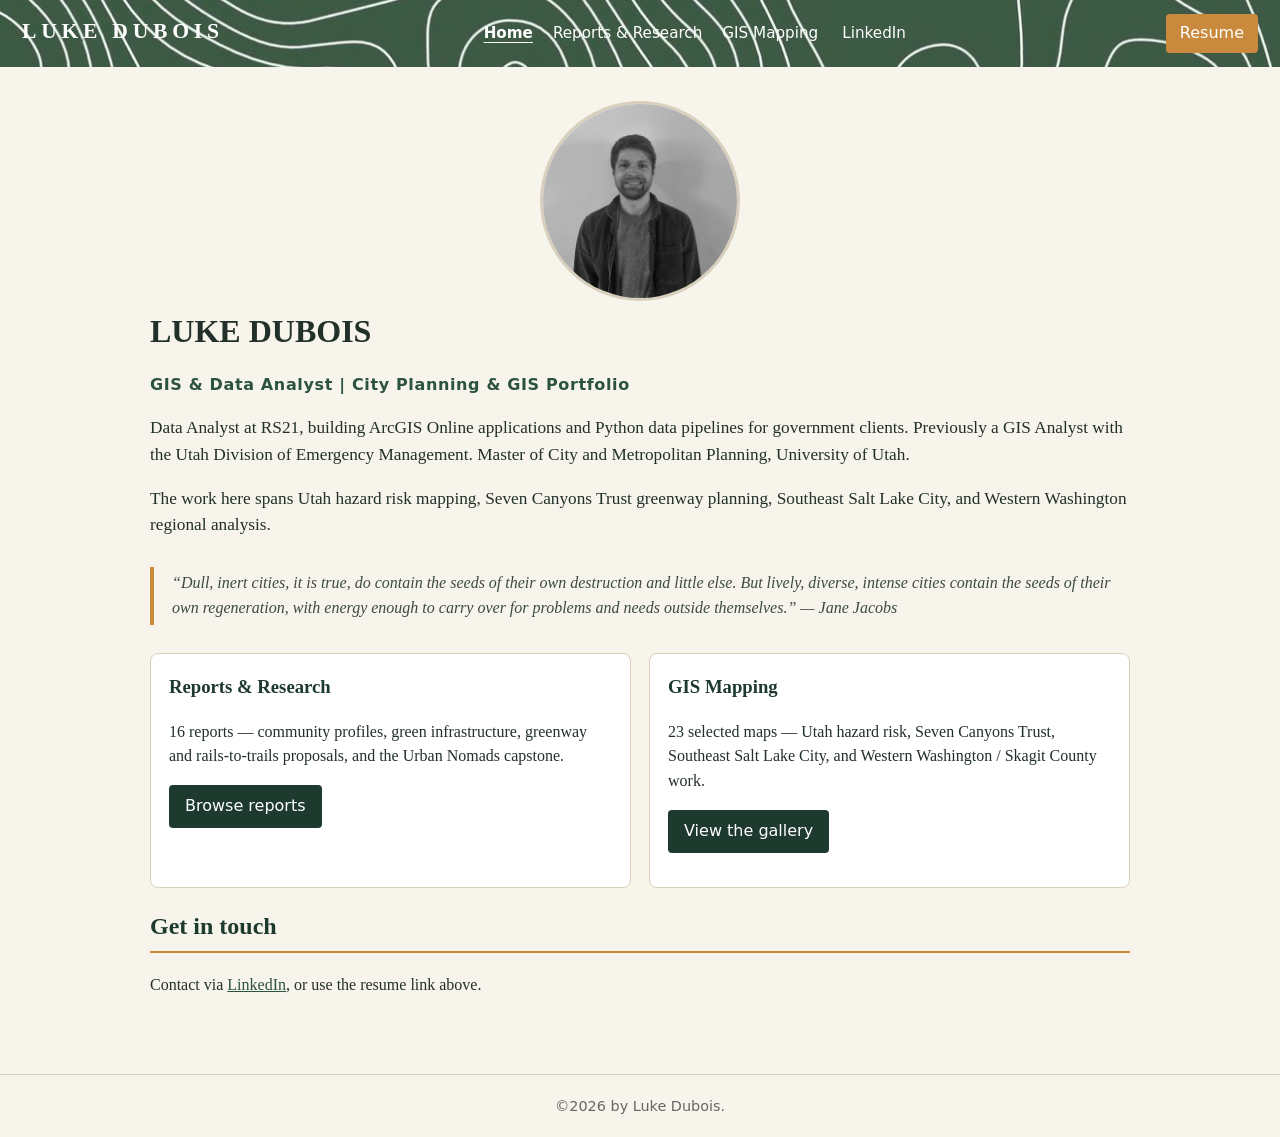
<file: index.html>
<!doctype html>
<html lang="en"><head><meta charset="utf-8">
<meta name="viewport" content="width=device-width, initial-scale=1">
<title>Luke Dubois — GIS &amp; Data Analyst | City Planning &amp; GIS Portfolio</title>
<link rel="stylesheet" href="style.css">
<meta name="description" content="Portfolio of Luke Dubois, GIS & Data Analyst and city planner — selected GIS maps and planning research.">
<meta property="og:title" content="Luke Dubois — GIS & Data Analyst | City Planning & GIS Portfolio">
<meta property="og:description" content="Portfolio of Luke Dubois, GIS & Data Analyst and city planner — selected GIS maps and planning research.">
<meta property="og:type" content="website">
<meta property="og:url" content="https://duboisluke.github.io/portfolio/">
<meta property="og:image" content="https://duboisluke.github.io/portfolio/assets/luke-dubois-portrait.jpg">
<meta name="twitter:card" content="summary_large_image">
<link rel="icon" href="data:image/svg+xml,<svg xmlns='http://www.w3.org/2000/svg' viewBox='0 0 32 32'><rect width='32' height='32' fill='%23f7f4ec'/><g fill='none' stroke='%231e3a2f' stroke-width='1.6'><circle cx='16' cy='16' r='4'/><circle cx='16' cy='16' r='9'/><circle cx='16' cy='16' r='14'/></g><circle cx='16' cy='16' r='1.8' fill='%23c98a3d'/></svg>">
</head><body>
<header class="site"><span class="wordmark">LUKE DUBOIS</span>
<nav><a href="index.html" class="active">Home</a><a href="reports.html">Reports &amp; Research</a><a href="gallery.html">GIS Mapping</a>
<a href="https://www.linkedin.com/in/duboisluke/">LinkedIn</a></nav>
<a class="resume" href="https://drive.google.com/file/d/1h5mKS5WZZbEAlFF8yqP4wijFuTNUEr64/view?usp=sharing">Resume</a></header>
<main>
<div class="hero photo"><img src="assets/luke-dubois-portrait.jpg" alt="Portrait of Luke Dubois"></div>
<h1>LUKE DUBOIS</h1>
<p class="tagline">GIS &amp; Data Analyst | City Planning &amp; GIS Portfolio</p>
<p class="intro">Data Analyst at RS21, building ArcGIS Online applications and Python data pipelines for government clients. Previously a GIS Analyst with the Utah Division of Emergency Management. Master of City and Metropolitan Planning, University of Utah.</p>
<p class="intro">The work here spans Utah hazard risk mapping, Seven Canyons Trust greenway planning, Southeast Salt Lake City, and Western Washington regional analysis.</p>
<blockquote>“Dull, inert cities, it is true, do contain the seeds of their own destruction and little else. But lively, diverse, intense cities contain the seeds of their own regeneration, with energy enough to carry over for problems and needs outside themselves.” — Jane Jacobs</blockquote>
<div class="cards">
<div class="card"><h3>Reports &amp; Research</h3><p>16 reports — community profiles, green infrastructure, greenway and rails-to-trails proposals, and the Urban Nomads capstone.</p><p><a class="btn" href="reports.html">Browse reports</a></p></div>
<div class="card"><h3>GIS Mapping</h3><p>23 selected maps — Utah hazard risk, Seven Canyons Trust, Southeast Salt Lake City, and Western Washington / Skagit County work.</p><p><a class="btn" href="gallery.html">View the gallery</a></p></div>
</div>
<h2>Get in touch</h2>
<p>Contact via <a href="https://www.linkedin.com/in/duboisluke/">LinkedIn</a>, or use the resume link above.</p>
</main>
<footer>©2026 by Luke Dubois.</footer>
</body></html>
</file>
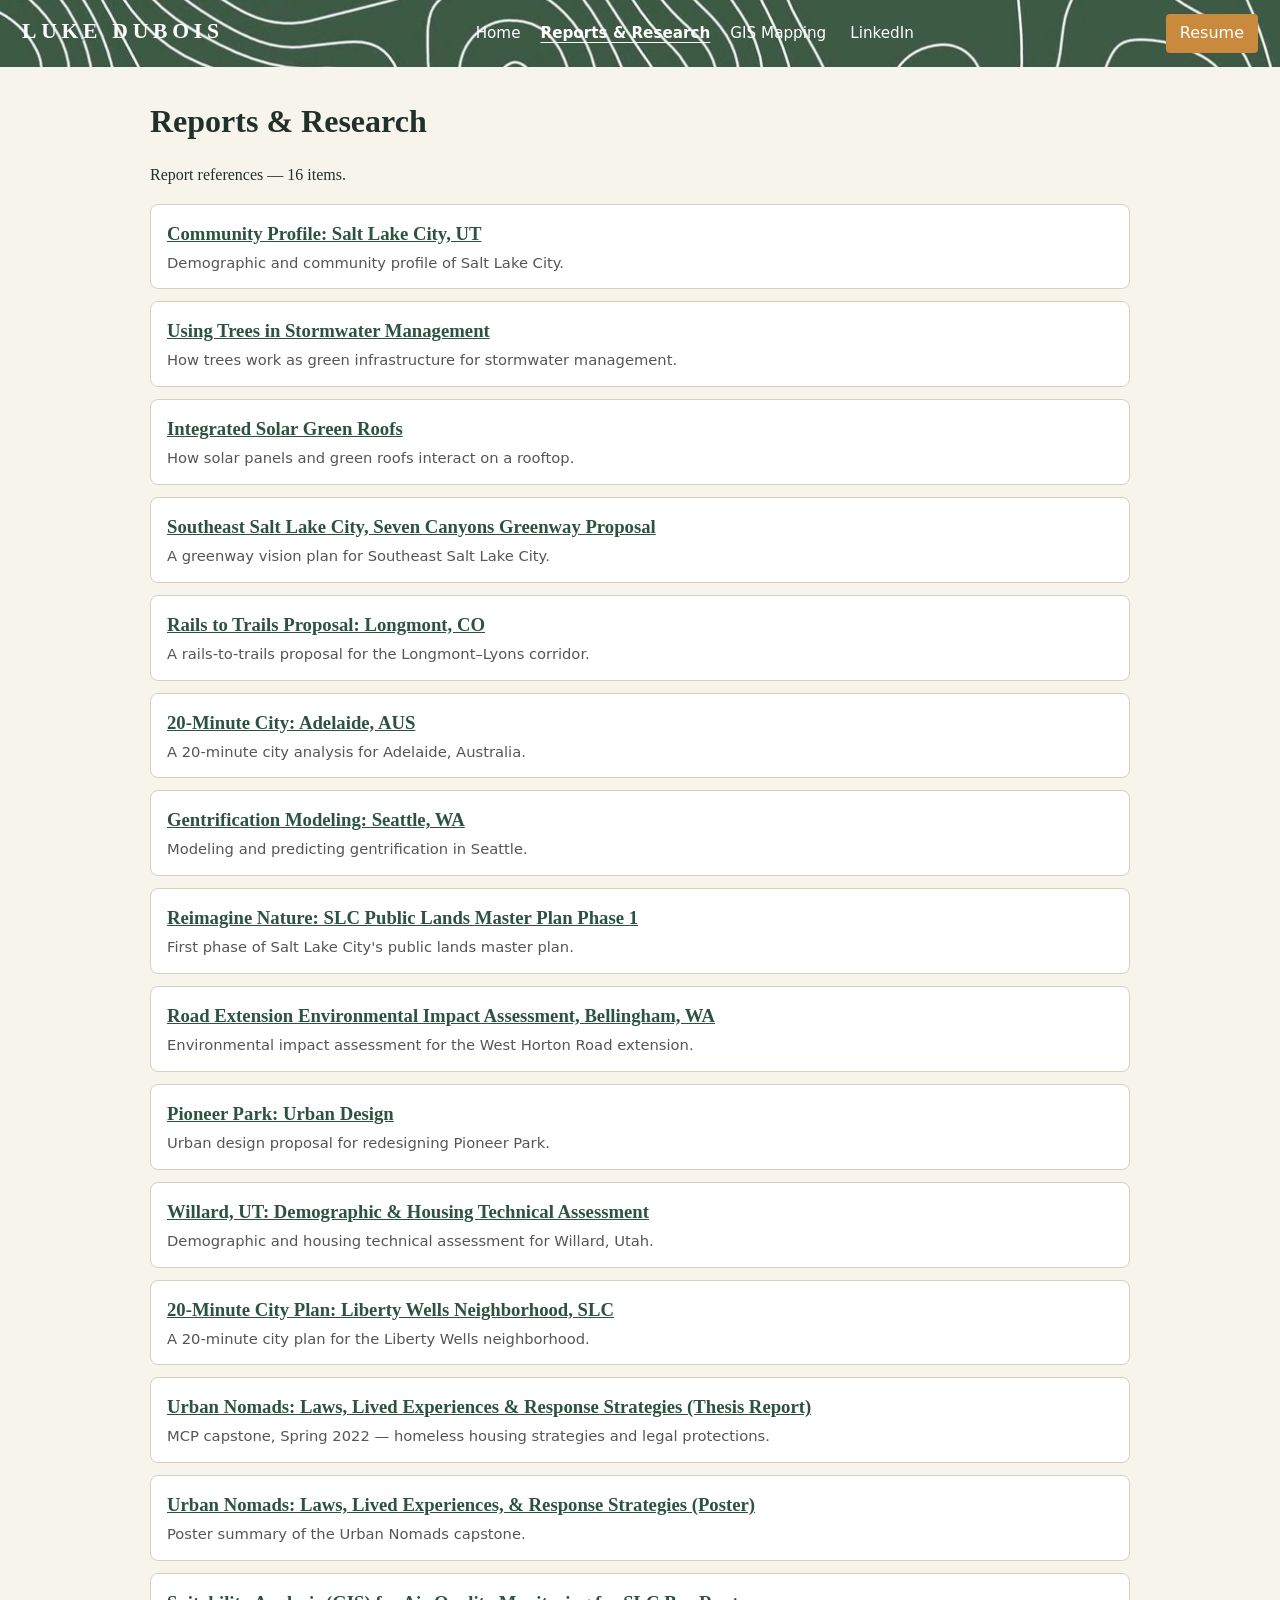
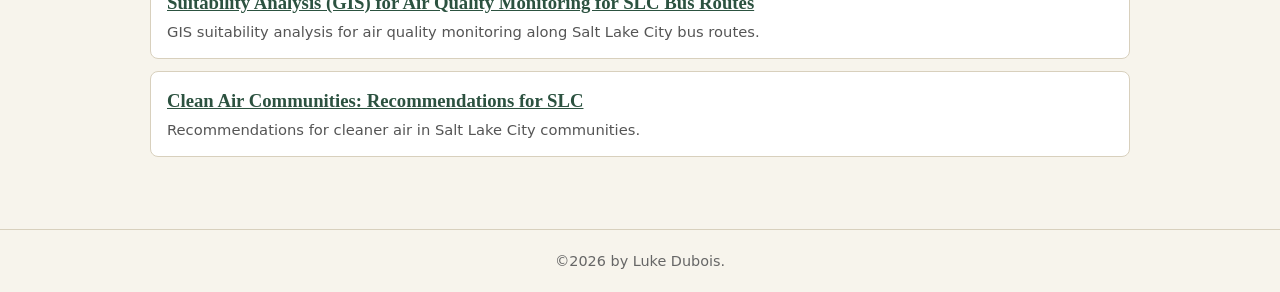
<file: reports.html>
<!doctype html>
<html lang="en"><head><meta charset="utf-8">
<meta name="viewport" content="width=device-width, initial-scale=1">
<title>Reports &amp; Research — Luke Dubois</title>
<link rel="stylesheet" href="style.css">
<meta name="description" content="Report references by Luke Dubois — community profiles, green infrastructure, greenway and rails-to-trails proposals, and the Urban Nomads capstone.">
<meta property="og:title" content="Reports & Research — Luke Dubois">
<meta property="og:description" content="Report references by Luke Dubois — community profiles, green infrastructure, greenway and rails-to-trails proposals, and the Urban Nomads capstone.">
<meta property="og:type" content="website">
<meta property="og:url" content="https://duboisluke.github.io/portfolio/reports.html">
<meta property="og:image" content="https://duboisluke.github.io/portfolio/assets/gallery/02-utah-wildfire-risk.jpg">
<meta name="twitter:card" content="summary_large_image">
<link rel="icon" href="data:image/svg+xml,<svg xmlns='http://www.w3.org/2000/svg' viewBox='0 0 32 32'><rect width='32' height='32' fill='%23f7f4ec'/><g fill='none' stroke='%231e3a2f' stroke-width='1.6'><circle cx='16' cy='16' r='4'/><circle cx='16' cy='16' r='9'/><circle cx='16' cy='16' r='14'/></g><circle cx='16' cy='16' r='1.8' fill='%23c98a3d'/></svg>">
</head><body>
<header class="site"><span class="wordmark">LUKE DUBOIS</span>
<nav><a href="index.html">Home</a><a href="reports.html" class="active">Reports &amp; Research</a><a href="gallery.html">GIS Mapping</a>
<a href="https://www.linkedin.com/in/duboisluke/">LinkedIn</a></nav>
<a class="resume" href="https://drive.google.com/file/d/1h5mKS5WZZbEAlFF8yqP4wijFuTNUEr64/view?usp=sharing">Resume</a></header>
<main>
<h1>Reports &amp; Research</h1><p>Report references — 16 items.</p>
<div class="report"><h3><a href="https://drive.google.com/file/d/1yr0I_MZR4Z4_M9FSIzm9Nqc0QMUXIpnB/view?usp=sharing">Community Profile: Salt Lake City, UT</a></h3><p>Demographic and community profile of Salt Lake City.</p></div>
<div class="report"><h3><a href="https://drive.google.com/file/d/1kdSRNazf844OiTvB8GwatWWEbYhtw7zB/view?usp=sharing">Using Trees in Stormwater Management</a></h3><p>How trees work as green infrastructure for stormwater management.</p></div>
<div class="report"><h3><a href="https://drive.google.com/file/d/1o2TUQdiHOFlhku-L6aR8BxP-tbi3lj9L/view?usp=sharing">Integrated Solar Green Roofs</a></h3><p>How solar panels and green roofs interact on a rooftop.</p></div>
<div class="report"><h3><a href="https://drive.google.com/file/d/1o0T4wUpMrD8VV3AcmwyOsC349D_gQc7U/view?usp=sharing">Southeast Salt Lake City, Seven Canyons Greenway Proposal</a></h3><p>A greenway vision plan for Southeast Salt Lake City.</p></div>
<div class="report"><h3><a href="https://drive.google.com/file/d/1bA0LZS0VXNWNDWKGL4T-s24PpWrTG0o9/view?usp=drivesdk">Rails to Trails Proposal: Longmont, CO</a></h3><p>A rails-to-trails proposal for the Longmont–Lyons corridor.</p></div>
<div class="report"><h3><a href="https://drive.google.com/file/d/1N2RNMx-NmsiqL0ykR4AKoWvCHmLvIHzS/view?usp=sharing">20-Minute City: Adelaide, AUS</a></h3><p>A 20-minute city analysis for Adelaide, Australia.</p></div>
<div class="report"><h3><a href="https://drive.google.com/file/d/1jbsyAF2hvTnHQ54eNewquCxIS99F2aKN/view?usp=sharing">Gentrification Modeling: Seattle, WA</a></h3><p>Modeling and predicting gentrification in Seattle.</p></div>
<div class="report"><h3><a href="https://drive.google.com/file/d/1O4FYfbreFw4Xa3N7pQhf2Y58eT4Hq5vf/view?usp=sharing">Reimagine Nature: SLC Public Lands Master Plan Phase 1</a></h3><p>First phase of Salt Lake City's public lands master plan.</p></div>
<div class="report"><h3><a href="https://drive.google.com/file/d/1Kh_VmLYwP7iMCuVS64rdSdwdD0QxP2ID/view?usp=sharing">Road Extension Environmental Impact Assessment, Bellingham, WA</a></h3><p>Environmental impact assessment for the West Horton Road extension.</p></div>
<div class="report"><h3><a href="https://bf4b4457-c014-4386-b9ed-f449387949aa.filesusr.com/ugd/45a010_f3569e6d79884c18981cf564fc780885.pdf">Pioneer Park: Urban Design</a></h3><p>Urban design proposal for redesigning Pioneer Park.</p></div>
<div class="report"><h3><a href="https://bf4b4457-c014-4386-b9ed-f449387949aa.filesusr.com/ugd/45a010_2d108b8bd333444fa7f8afbfe5e6bc68.pdf">Willard, UT: Demographic &amp; Housing Technical Assessment</a></h3><p>Demographic and housing technical assessment for Willard, Utah.</p></div>
<div class="report"><h3><a href="https://bf4b4457-c014-4386-b9ed-f449387949aa.filesusr.com/ugd/45a010_6f32de8ae7694beea5c96cba8d09d22a.pdf">20-Minute City Plan: Liberty Wells Neighborhood, SLC</a></h3><p>A 20-minute city plan for the Liberty Wells neighborhood.</p></div>
<div class="report"><h3><a href="https://bf4b4457-c014-4386-b9ed-f449387949aa.filesusr.com/ugd/45a010_77b451f24f6d4ae6ac86d8f600d7c707.pdf">Urban Nomads: Laws, Lived Experiences &amp; Response Strategies (Thesis Report)</a></h3><p>MCP capstone, Spring 2022 — homeless housing strategies and legal protections.</p></div>
<div class="report"><h3><a href="https://bf4b4457-c014-4386-b9ed-f449387949aa.filesusr.com/ugd/45a010_b8a779bfc33444ad8c855572596c7c67.pdf">Urban Nomads: Laws, Lived Experiences, &amp; Response Strategies (Poster)</a></h3><p>Poster summary of the Urban Nomads capstone.</p></div>
<div class="report"><h3><a href="https://storymaps.arcgis.com/stories/1486a69394714fb38fed70a73eaaae11">Suitability Analysis (GIS) for Air Quality Monitoring for SLC Bus Routes</a></h3><p>GIS suitability analysis for air quality monitoring along Salt Lake City bus routes.</p></div>
<div class="report"><h3><a href="https://drive.google.com/file/d/18q1ZN8RzEvbfJiyYufHSee4neqXY_6RR/view?usp=drivesdk">Clean Air Communities: Recommendations for SLC</a></h3><p>Recommendations for cleaner air in Salt Lake City communities.</p></div>
</main>
<footer>©2026 by Luke Dubois.</footer>
</body></html>
</file>
<file: style.css>
/* Luke Dubois portfolio — topography maps, mountains, forests.
   Palette: deep forest green, warm stone, cream. Topographic contour
   motif via an inline SVG in the header band. */
:root{
  --forest:#1e3a2f; --forest2:#2c5240; --moss:#5a7a5e; --stone:#e8e2d4;
  --cream:#f7f4ec; --ink:#22302a; --accent:#c98a3d; --line:#d8d0bd;
}
*{box-sizing:border-box}
body{margin:0;font-family:Georgia,'Times New Roman',serif;background:var(--cream);color:var(--ink);line-height:1.55}
a{color:var(--forest2)}
header.site{background:var(--forest);color:#fff;padding:14px 22px;display:flex;flex-wrap:wrap;gap:16px;align-items:baseline;justify-content:space-between;
  background-image:url("assets/topo-header.jpg");background-size:cover;background-position:center;}
header.site .wordmark{font-size:1.35rem;letter-spacing:.22em;font-weight:700}
header.site nav a{color:#fff;text-decoration:none;margin:0 10px;font-family:system-ui,sans-serif;font-size:.95rem}
header.site nav a:hover{text-decoration:underline}
header.site nav a.active{text-decoration:underline;text-underline-offset:4px;font-weight:700}
header.site .resume{background:var(--accent);color:#fff;padding:7px 14px;border-radius:4px;text-decoration:none;font-family:system-ui,sans-serif}
main{max-width:1020px;margin:0 auto;padding:24px 20px 60px}
.hero{border:1px solid var(--line);background:#fff;border-radius:8px;overflow:hidden;margin:18px 0 28px}
.hero img{width:100%;display:block}
.hero .cap{padding:16px 20px}
h1{font-size:2rem;margin:.2em 0}
h2{color:var(--forest);border-bottom:2px solid var(--accent);padding-bottom:6px}
.tagline{font-family:system-ui,sans-serif;color:var(--forest2);font-weight:600;letter-spacing:.04em}
.intro{font-size:1.08rem}
blockquote{border-left:4px solid var(--accent);margin:28px 0;padding:4px 18px;font-style:italic;color:#3d4a42}
.cards{display:grid;grid-template-columns:1fr 1fr;gap:18px;margin:20px 0}
.card{border:1px solid var(--line);background:#fff;border-radius:8px;padding:18px}
.card h3{margin-top:0;color:var(--forest)}
.btn{display:inline-block;background:var(--forest);color:#fff;padding:9px 16px;border-radius:4px;text-decoration:none;font-family:system-ui,sans-serif}
.grid{display:grid;grid-template-columns:repeat(auto-fill,minmax(280px,1fr));gap:18px}
figure{margin:0;border:1px solid var(--line);background:#fff;border-radius:8px;overflow:hidden;cursor:zoom-in}
figure img{width:100%;display:block}
figcaption{padding:10px 12px;font-family:system-ui,sans-serif;font-size:.92rem}
.report{border:1px solid var(--line);background:#fff;border-radius:8px;padding:14px 16px;margin:12px 0}
.report h3{margin:0 0 4px;color:var(--forest)}
.report p{margin:0;font-family:system-ui,sans-serif;font-size:.92rem;color:#555}
footer{border-top:1px solid var(--line);padding:20px;text-align:center;font-family:system-ui,sans-serif;color:#666;font-size:.9rem}
@media(max-width:640px){.cards{grid-template-columns:1fr}h1{font-size:1.6rem}}

.top{text-align:center;margin-top:28px}
.top a{font-family:system-ui,sans-serif}
/* Gallery lightbox */
.lightbox{position:fixed;inset:0;background:rgba(20,30,25,.92);display:flex;align-items:center;justify-content:center;gap:12px;z-index:50;padding:20px}
.lightbox[hidden]{display:none}
.lb-figure{margin:0;max-width:min(1100px,92vw);max-height:90vh;background:#fff;border-radius:8px;overflow:hidden;cursor:default}
.lb-figure img{max-width:100%;max-height:calc(90vh - 70px);object-fit:contain;display:block;margin:0 auto}
.lb-figure figcaption{padding:10px 14px}
.lb-close,.lb-prev,.lb-next{background:var(--accent);color:#fff;border:0;border-radius:50%;width:44px;height:44px;font-size:1.5rem;line-height:1;cursor:pointer;flex:none}
.lb-close{position:absolute;top:16px;right:16px}
@media(max-width:640px){.lightbox{gap:6px;padding:10px}.lb-close,.lb-prev,.lb-next{width:36px;height:36px;font-size:1.2rem}}

.hero.photo{border:0;background:transparent;text-align:center;margin:10px 0 4px}
.hero.photo img{width:200px;height:200px;object-fit:cover;border-radius:50%;border:3px solid var(--line);margin:0 auto}
</file>
